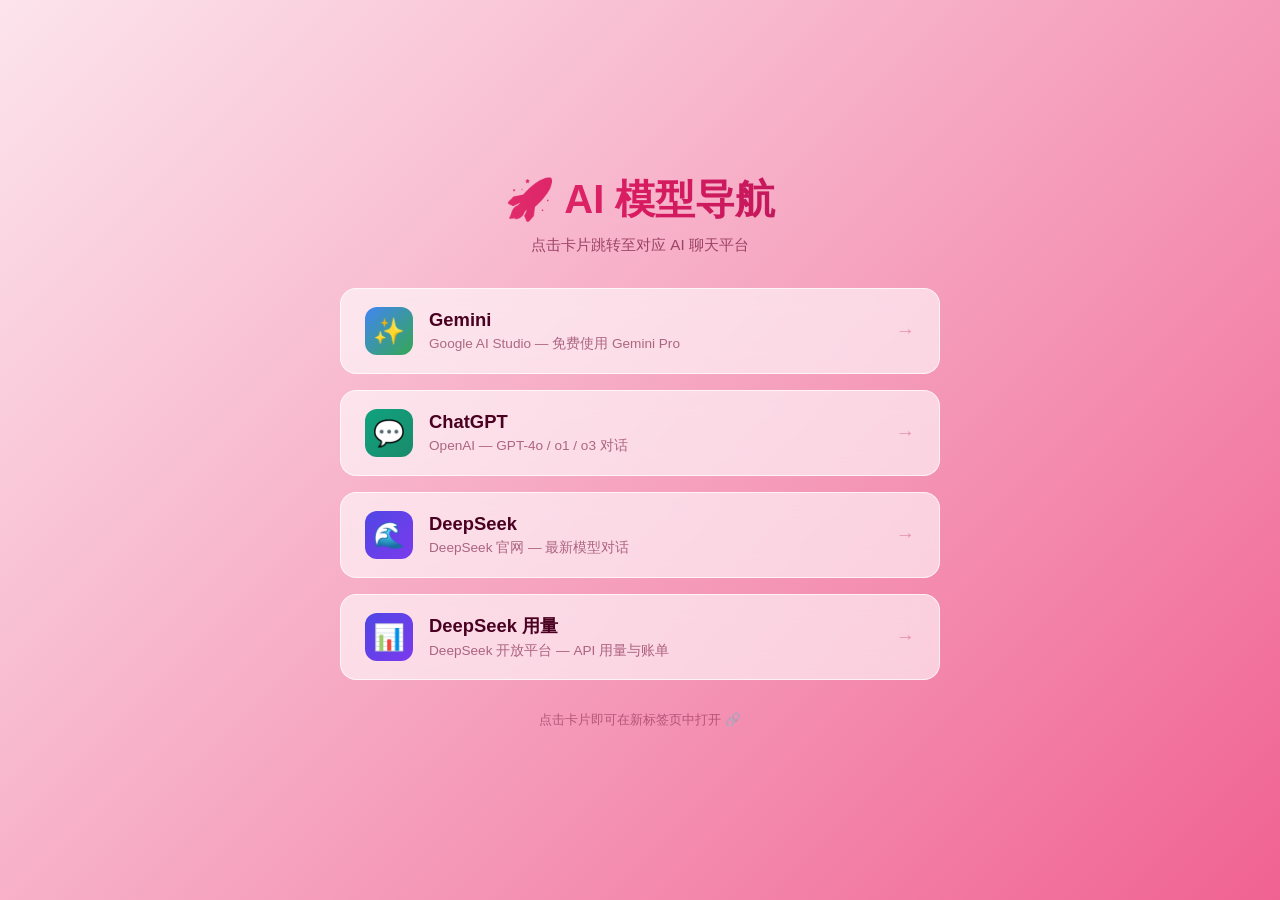
<file: ai-nav/index.html>
<!DOCTYPE html>
<html lang="zh-CN">
<head>
    <meta charset="UTF-8">
    <meta name="viewport" content="width=device-width, initial-scale=1.0">
    <title>AI 模型导航</title>
    <style>
        * {
            margin: 0;
            padding: 0;
            box-sizing: border-box;
        }

        body {
            min-height: 100vh;
            background: linear-gradient(135deg, #fce4ec, #f8bbd0, #f48fb1, #f06292);
            font-family: -apple-system, BlinkMacSystemFont, 'Segoe UI', Roboto, sans-serif;
            display: flex;
            justify-content: center;
            align-items: center;
            padding: 20px;
        }

        .container {
            max-width: 600px;
            width: 100%;
            text-align: center;
        }

        h1 {
            color: #fff;
            font-size: 2.5rem;
            margin-bottom: 0.5rem;
            background: linear-gradient(90deg, #ec407a, #d81b60, #ad1457);
            -webkit-background-clip: text;
            -webkit-text-fill-color: transparent;
            background-clip: text;
        }

        .subtitle {
            color: rgba(120, 20, 60, 0.7);
            margin-bottom: 2rem;
            font-size: 0.95rem;
        }

        .card-list {
            display: flex;
            flex-direction: column;
            gap: 16px;
        }

        .card {
            display: flex;
            align-items: center;
            gap: 16px;
            background: rgba(255, 255, 255, 0.6);
            backdrop-filter: blur(12px);
            border: 1px solid rgba(255, 255, 255, 0.7);
            border-radius: 16px;
            padding: 18px 24px;
            text-decoration: none;
            transition: all 0.3s ease;
            cursor: pointer;
        }

        .card:hover {
            background: rgba(255, 255, 255, 0.85);
            transform: translateY(-3px);
            box-shadow: 0 12px 30px rgba(233, 30, 99, 0.25);
            border-color: rgba(233, 30, 99, 0.3);
        }

        .card:active {
            transform: translateY(0);
        }

        .icon {
            width: 48px;
            height: 48px;
            border-radius: 12px;
            display: flex;
            align-items: center;
            justify-content: center;
            font-size: 1.6rem;
            flex-shrink: 0;
        }

        .icon.gemini { background: linear-gradient(135deg, #4285f4, #34a853); }
        .icon.chatgpt { background: linear-gradient(135deg, #10a37f, #1a8a6b); }
        .icon.deepseek { background: linear-gradient(135deg, #4f46e5, #7c3aed); }

        .info {
            flex: 1;
            text-align: left;
        }

        .info .name {
            color: #4a0020;
            font-size: 1.15rem;
            font-weight: 600;
            margin-bottom: 4px;
        }

        .info .desc {
            color: rgba(120, 20, 60, 0.6);
            font-size: 0.85rem;
        }

        .arrow {
            color: rgba(200, 50, 100, 0.4);
            font-size: 1.2rem;
            transition: all 0.3s ease;
        }

        .card:hover .arrow {
            color: #d81b60;
            transform: translateX(4px);
        }

        .footer {
            margin-top: 2rem;
            color: rgba(120, 20, 60, 0.5);
            font-size: 0.8rem;
        }
    </style>
</head>
<body>
    <div class="container">
        <h1>🚀 AI 模型导航</h1>
        <p class="subtitle">点击卡片跳转至对应 AI 聊天平台</p>

        <div class="card-list">
            <!-- Gemini -->
            <a class="card" href="https://aistudio.google.com/prompts/new_chat" target="_blank" rel="noopener noreferrer">
                <div class="icon gemini">✨</div>
                <div class="info">
                    <div class="name">Gemini</div>
                    <div class="desc">Google AI Studio — 免费使用 Gemini Pro</div>
                </div>
                <span class="arrow">→</span>
            </a>

            <!-- ChatGPT -->
            <a class="card" href="https://leopard-x.memofun.net/" target="_blank" rel="noopener noreferrer">
                <div class="icon chatgpt">💬</div>
                <div class="info">
                    <div class="name">ChatGPT</div>
                    <div class="desc">OpenAI — GPT-4o / o1 / o3 对话</div>
                </div>
                <span class="arrow">→</span>
            </a>

            <!-- DeepSeek 主站 -->
            <a class="card" href="https://www.deepseek.com/" target="_blank" rel="noopener noreferrer">
                <div class="icon deepseek">🌊</div>
                <div class="info">
                    <div class="name">DeepSeek</div>
                    <div class="desc">DeepSeek 官网 — 最新模型对话</div>
                </div>
                <span class="arrow">→</span>
            </a>

            <!-- DeepSeek 用量平台 -->
            <a class="card" href="https://platform.deepseek.com/usage" target="_blank" rel="noopener noreferrer">
                <div class="icon deepseek">📊</div>
                <div class="info">
                    <div class="name">DeepSeek 用量</div>
                    <div class="desc">DeepSeek 开放平台 — API 用量与账单</div>
                </div>
                <span class="arrow">→</span>
            </a>
        </div>

        <p class="footer">点击卡片即可在新标签页中打开 🔗</p>
    </div>
</body>
</html>
</file>
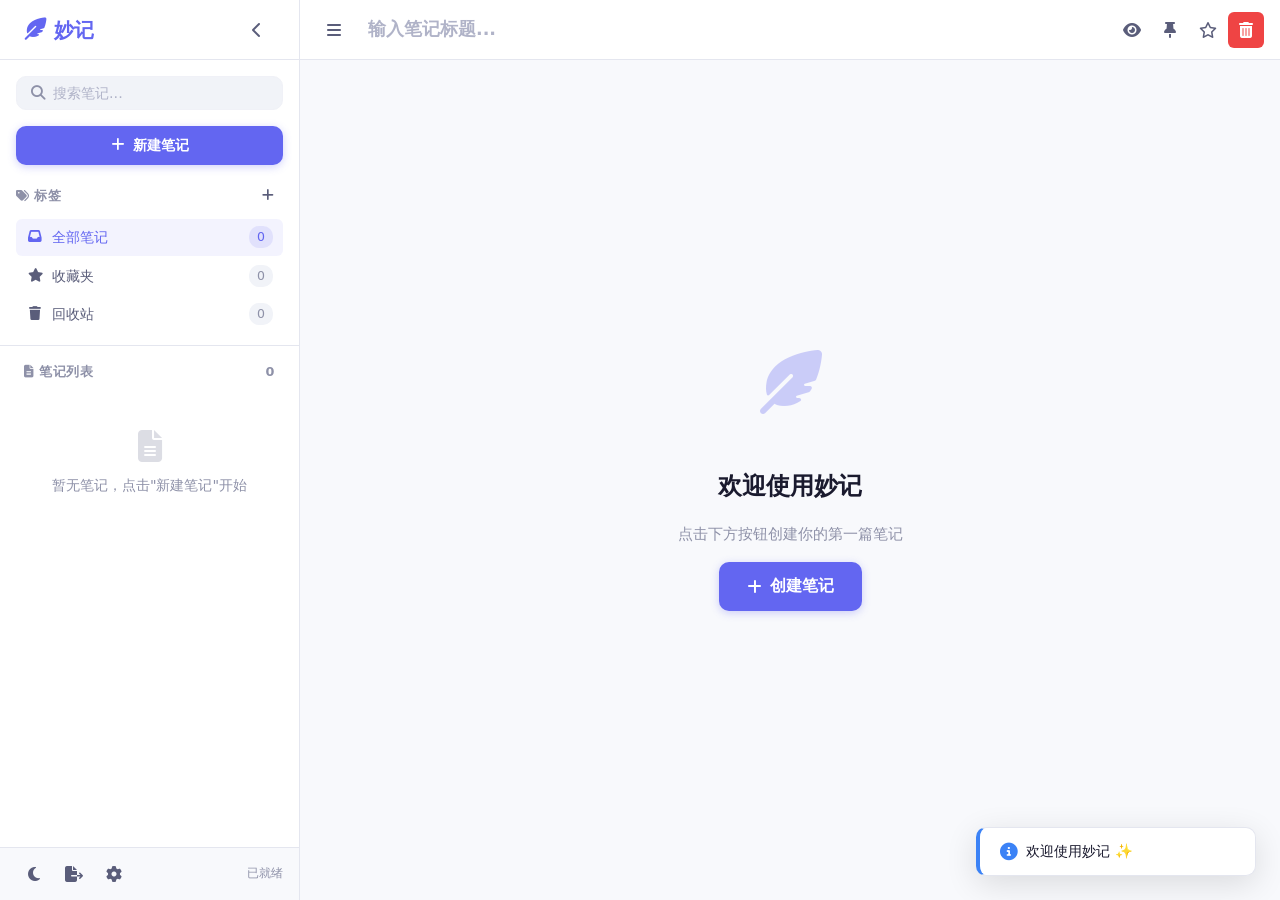
<file: notes-app/index.html>
<!DOCTYPE html>
<html lang="zh-CN">
<head>
    <meta charset="UTF-8">
    <meta name="viewport" content="width=device-width, initial-scale=1.0">
    <title>妙记 - 多功能笔记软件</title>
    <link rel="stylesheet" href="css/style.css">
    <link rel="stylesheet" href="https://cdnjs.cloudflare.com/ajax/libs/font-awesome/6.5.1/css/all.min.css">
</head>
<body>
    <!-- 应用容器 -->
    <div id="app" class="app">
        <!-- 侧边栏 -->
        <aside class="sidebar" id="sidebar">
            <!-- 侧边栏头部 -->
            <div class="sidebar-header">
                <div class="logo">
                    <i class="fas fa-feather-alt"></i>
                    <span>妙记</span>
                </div>
                <button class="btn-icon" id="toggleSidebar" title="收起侧边栏">
                    <i class="fas fa-chevron-left"></i>
                </button>
            </div>

            <!-- 搜索栏 -->
            <div class="search-box">
                <i class="fas fa-search"></i>
                <input type="text" id="searchInput" placeholder="搜索笔记..." autocomplete="off">
            </div>

            <!-- 新建笔记按钮 -->
            <button class="btn-new-note" id="newNoteBtn">
                <i class="fas fa-plus"></i>
                <span>新建笔记</span>
            </button>

            <!-- 标签过滤 -->
            <div class="tags-section">
                <div class="tags-header">
                    <span class="tags-title"><i class="fas fa-tags"></i> 标签</span>
                    <button class="btn-icon btn-sm" id="addTagBtn" title="添加标签">
                        <i class="fas fa-plus"></i>
                    </button>
                </div>
                <div class="tags-list" id="tagsList">
                    <div class="tag-item active" data-tag="all">
                        <i class="fas fa-inbox"></i>
                        <span>全部笔记</span>
                        <span class="tag-count" id="allCount">0</span>
                    </div>
                    <div class="tag-item" data-tag="favorites">
                        <i class="fas fa-star"></i>
                        <span>收藏夹</span>
                        <span class="tag-count" id="favCount">0</span>
                    </div>
                    <div class="tag-item" data-tag="trash">
                        <i class="fas fa-trash"></i>
                        <span>回收站</span>
                        <span class="tag-count" id="trashCount">0</span>
                    </div>
                </div>
                <div class="custom-tags" id="customTags"></div>
            </div>

            <!-- 笔记列表 -->
            <div class="notes-list-header">
                <span><i class="fas fa-file-alt"></i> 笔记列表</span>
                <span class="notes-count" id="notesCount">0</span>
            </div>
            <div class="notes-list" id="notesList"></div>

            <!-- 侧边栏底部 -->
            <div class="sidebar-footer">
                <button class="btn-icon" id="themeToggle" title="切换主题">
                    <i class="fas fa-moon"></i>
                </button>
                <button class="btn-icon" id="exportNoteBtn" title="导出笔记">
                    <i class="fas fa-file-export"></i>
                </button>
                <button class="btn-icon" id="settingsBtn" title="设置">
                    <i class="fas fa-cog"></i>
                </button>
                <span class="footer-stats" id="footerStats">已就绪</span>
            </div>
        </aside>

        <!-- 主内容区 -->
        <main class="main-content" id="mainContent">
            <!-- 工具栏 -->
            <header class="toolbar" id="toolbar">
                <button class="btn-icon" id="menuToggle" title="展开侧边栏">
                    <i class="fas fa-bars"></i>
                </button>
                <div class="note-title-bar">
                    <input type="text" id="noteTitle" placeholder="输入笔记标题..." class="note-title-input">
                    <div class="note-meta" id="noteMeta">
                        <span id="noteDate"></span>
                        <span id="noteWordCount"></span>
                    </div>
                </div>
                <div class="toolbar-actions">
                    <button class="btn-icon" id="previewToggle" title="切换预览模式">
                        <i class="fas fa-eye"></i>
                    </button>
                    <button class="btn-icon" id="pinNoteBtn" title="置顶笔记">
                        <i class="fas fa-thumbtack"></i>
                    </button>
                    <button class="btn-icon" id="favNoteBtn" title="收藏笔记">
                        <i class="far fa-star"></i>
                    </button>
                    <button class="btn-icon btn-danger" id="deleteNoteBtn" title="删除笔记">
                        <i class="fas fa-trash-alt"></i>
                    </button>
                </div>
            </header>

            <!-- 编辑器区域 -->
            <div class="editor-container" id="editorContainer">
                <!-- 空状态 -->
                <div class="empty-state" id="emptyState">
                    <div class="empty-icon">
                        <i class="fas fa-feather-alt"></i>
                    </div>
                    <h2>欢迎使用妙记</h2>
                    <p>点击下方按钮创建你的第一篇笔记</p>
                    <button class="btn-new-note btn-lg" id="emptyNewNoteBtn">
                        <i class="fas fa-plus"></i> 创建笔记
                    </button>
                </div>

                <!-- 编辑器 (实际编辑区) -->
                <div class="editor-area" id="editorArea" style="display:none;">
                    <div class="editor-pane" id="editorPane">
                        <div class="pane-header">
                            <i class="fas fa-pen"></i> 编辑
                            <div class="pane-actions">
                                <button class="btn-icon btn-sm" id="boldBtn" title="加粗"><i class="fas fa-bold"></i></button>
                                <button class="btn-icon btn-sm" id="italicBtn" title="斜体"><i class="fas fa-italic"></i></button>
                                <button class="btn-icon btn-sm" id="headingBtn" title="标题"><i class="fas fa-heading"></i></button>
                                <button class="btn-icon btn-sm" id="listBtn" title="列表"><i class="fas fa-list"></i></button>
                                <button class="btn-icon btn-sm" id="codeBtn" title="代码块"><i class="fas fa-code"></i></button>
                                <button class="btn-icon btn-sm" id="imageBtn" title="图片"><i class="fas fa-image"></i></button>
                            </div>
                        </div>
                        <textarea id="noteEditor" placeholder="开始写点什么..." spellcheck="true"></textarea>
                    </div>
                    <div class="preview-pane" id="previewPane">
                        <div class="pane-header">
                            <i class="fas fa-eye"></i> 预览
                        </div>
                        <div class="preview-content" id="previewContent"></div>
                    </div>
                </div>
            </div>
        </main>

        <!-- 添加标签模态框 -->
        <div class="modal-overlay" id="tagModal">
            <div class="modal">
                <div class="modal-header">
                    <h3><i class="fas fa-tag"></i> 新建标签</h3>
                    <button class="btn-icon modal-close" id="tagModalClose"><i class="fas fa-times"></i></button>
                </div>
                <div class="modal-body">
                    <input type="text" id="tagNameInput" placeholder="输入标签名称..." class="modal-input">
                    <div class="tag-colors" id="tagColors">
                        <div class="color-option active" data-color="#6366f1" style="background:#6366f1"></div>
                        <div class="color-option" data-color="#ef4444" style="background:#ef4444"></div>
                        <div class="color-option" data-color="#f59e0b" style="background:#f59e0b"></div>
                        <div class="color-option" data-color="#10b981" style="background:#10b981"></div>
                        <div class="color-option" data-color="#3b82f6" style="background:#3b82f6"></div>
                        <div class="color-option" data-color="#ec4899" style="background:#ec4899"></div>
                        <div class="color-option" data-color="#8b5cf6" style="background:#8b5cf6"></div>
                        <div class="color-option" data-color="#14b8a6" style="background:#14b8a6"></div>
                    </div>
                </div>
                <div class="modal-footer">
                    <button class="btn btn-secondary" id="tagModalCancel">取消</button>
                    <button class="btn btn-primary" id="tagModalConfirm">创建</button>
                </div>
            </div>
        </div>

        <!-- 设置模态框 -->
        <div class="modal-overlay" id="settingsModal">
            <div class="modal">
                <div class="modal-header">
                    <h3><i class="fas fa-cog"></i> 设置</h3>
                    <button class="btn-icon modal-close" id="settingsModalClose"><i class="fas fa-times"></i></button>
                </div>
                <div class="modal-body settings-body">
                    <div class="setting-item">
                        <label>默认编辑器模式</label>
                        <select id="settingEditorMode">
                            <option value="split">分屏模式</option>
                            <option value="edit">仅编辑</option>
                            <option value="preview">仅预览</option>
                        </select>
                    </div>
                    <div class="setting-item">
                        <label>自动保存间隔</label>
                        <select id="settingAutoSave">
                            <option value="1000">1秒</option>
                            <option value="3000" selected>3秒</option>
                            <option value="5000">5秒</option>
                            <option value="0">关闭</option>
                        </select>
                    </div>
                    <div class="setting-item">
                        <label>字体大小</label>
                        <select id="settingFontSize">
                            <option value="14px">小</option>
                            <option value="16px" selected>中</option>
                            <option value="18px">大</option>
                            <option value="20px">超大</option>
                        </select>
                    </div>
                    <div class="setting-item">
                        <label>默认排序</label>
                        <select id="settingSort">
                            <option value="updated">按更新时间</option>
                            <option value="created">按创建时间</option>
                            <option value="title">按标题</option>
                        </select>
                    </div>
                    <div class="setting-item">
                        <label>笔记列表视图</label>
                        <select id="settingViewMode">
                            <option value="list">列表视图</option>
                            <option value="compact">紧凑视图</option>
                        </select>
                    </div>
                </div>
                <div class="modal-footer">
                    <button class="btn btn-secondary" id="settingsCancel">取消</button>
                    <button class="btn btn-primary" id="settingsSave">保存设置</button>
                </div>
            </div>
        </div>

        <!-- 确认对话框 -->
        <div class="modal-overlay" id="confirmModal">
            <div class="modal modal-sm">
                <div class="modal-header">
                    <h3><i class="fas fa-exclamation-triangle"></i> <span id="confirmTitle">确认</span></h3>
                    <button class="btn-icon modal-close" id="confirmModalClose"><i class="fas fa-times"></i></button>
                </div>
                <div class="modal-body">
                    <p id="confirmMessage">确定要执行此操作吗？</p>
                </div>
                <div class="modal-footer">
                    <button class="btn btn-secondary" id="confirmCancel">取消</button>
                    <button class="btn btn-danger" id="confirmOk">确定</button>
                </div>
            </div>
        </div>
    </div>

    <!-- Toast 通知 -->
    <div class="toast-container" id="toastContainer"></div>

    <script src="js/app.js"></script>
</body>
</html>
</file>
<file: notes-app/css/style.css>
/* ============================================
   妙记 - 多功能笔记软件
   现代化设计语言 - 完整样式表
   ============================================ */

/* === CSS Variables / 主题系统 === */
:root {
    /* 主色调 - 靛蓝紫 */
    --primary: #6366f1;
    --primary-hover: #5254e0;
    --primary-light: rgba(99, 102, 241, 0.12);
    --primary-bg: rgba(99, 102, 241, 0.08);

    /* 语义色 */
    --danger: #ef4444;
    --danger-hover: #dc2626;
    --warning: #f59e0b;
    --success: #10b981;
    --info: #3b82f6;

    /* 中性色 - 亮色主题 */
    --bg-primary: #ffffff;
    --bg-secondary: #f8f9fc;
    --bg-tertiary: #f1f3f8;
    --bg-hover: #eef0f6;
    --bg-active: #e8eaf6;

    --text-primary: #1a1a2e;
    --text-secondary: #5a5d7a;
    --text-tertiary: #8e91a8;
    --text-placeholder: #b0b3c8;

    --border-color: #e4e6ef;
    --border-light: #f0f1f7;
    --shadow-sm: 0 1px 3px rgba(0, 0, 0, 0.06);
    --shadow-md: 0 4px 16px rgba(0, 0, 0, 0.08);
    --shadow-lg: 0 8px 32px rgba(0, 0, 0, 0.12);
    --shadow-xl: 0 16px 48px rgba(0, 0, 0, 0.16);

    /* 圆角 */
    --radius-sm: 6px;
    --radius-md: 10px;
    --radius-lg: 16px;
    --radius-xl: 24px;

    /* 间距 */
    --space-xs: 4px;
    --space-sm: 8px;
    --space-md: 16px;
    --space-lg: 24px;
    --space-xl: 32px;
    --space-2xl: 48px;

    /* 尺寸 */
    --sidebar-width: 300px;
    --sidebar-collapsed: 0px;
    --toolbar-height: 60px;
    --editor-min-width: 400px;

    /* 动画 */
    --transition-fast: 0.15s cubic-bezier(0.4, 0, 0.2, 1);
    --transition-normal: 0.25s cubic-bezier(0.4, 0, 0.2, 1);
    --transition-slow: 0.4s cubic-bezier(0.4, 0, 0.2, 1);

    /* 字体 */
    --font-sans: 'Segoe UI', 'PingFang SC', 'Microsoft YaHei', system-ui, -apple-system, sans-serif;
    --font-mono: 'Cascadia Code', 'JetBrains Mono', 'Fira Code', 'Consolas', monospace;
}

/* === 暗色主题 === */
[data-theme="dark"] {
    --bg-primary: #0f0f1a;
    --bg-secondary: #161625;
    --bg-tertiary: #1c1c30;
    --bg-hover: #232340;
    --bg-active: #2a2a4a;

    --text-primary: #e8e8f0;
    --text-secondary: #a8a8c8;
    --text-tertiary: #6e6e8a;
    --text-placeholder: #4a4a6a;

    --border-color: #2a2a45;
    --border-light: #1e1e35;
    --shadow-sm: 0 1px 3px rgba(0, 0, 0, 0.3);
    --shadow-md: 0 4px 16px rgba(0, 0, 0, 0.4);
    --shadow-lg: 0 8px 32px rgba(0, 0, 0, 0.5);
    --shadow-xl: 0 16px 48px rgba(0, 0, 0, 0.6);

    --primary-light: rgba(99, 102, 241, 0.2);
    --primary-bg: rgba(99, 102, 241, 0.1);
}

/* === Reset & Base === */
*, *::before, *::after {
    margin: 0;
    padding: 0;
    box-sizing: border-box;
}

html {
    font-size: 16px;
    -webkit-font-smoothing: antialiased;
    -moz-osx-font-smoothing: grayscale;
}

body {
    font-family: var(--font-sans);
    background: var(--bg-secondary);
    color: var(--text-primary);
    line-height: 1.6;
    overflow: hidden;
    height: 100vh;
}

input, textarea, select, button {
    font-family: inherit;
    font-size: inherit;
}

button {
    cursor: pointer;
    border: none;
    background: none;
    color: inherit;
}

a {
    color: var(--primary);
    text-decoration: none;
}

::-webkit-scrollbar {
    width: 6px;
    height: 6px;
}

::-webkit-scrollbar-track {
    background: transparent;
}

::-webkit-scrollbar-thumb {
    background: var(--text-placeholder);
    border-radius: 3px;
}

::-webkit-scrollbar-thumb:hover {
    background: var(--text-tertiary);
}

/* === App Layout === */
.app {
    display: flex;
    height: 100vh;
    overflow: hidden;
}

/* === Sidebar === */
.sidebar {
    width: var(--sidebar-width);
    min-width: var(--sidebar-width);
    background: var(--bg-primary);
    border-right: 1px solid var(--border-color);
    display: flex;
    flex-direction: column;
    transition: margin-left var(--transition-normal), width var(--transition-normal), min-width var(--transition-normal);
    z-index: 100;
    position: relative;
}

.sidebar.collapsed {
    margin-left: calc(-1 * var(--sidebar-width));
}

.sidebar-header {
    display: flex;
    align-items: center;
    justify-content: space-between;
    padding: var(--space-md) var(--space-lg);
    height: var(--toolbar-height);
    border-bottom: 1px solid var(--border-color);
}

.logo {
    display: flex;
    align-items: center;
    gap: var(--space-sm);
    font-size: 1.25rem;
    font-weight: 700;
    color: var(--primary);
}

.logo i {
    font-size: 1.4rem;
}

/* === Search Box === */
.search-box {
    display: flex;
    align-items: center;
    gap: var(--space-sm);
    margin: var(--space-md);
    padding: 8px 14px;
    background: var(--bg-tertiary);
    border-radius: var(--radius-md);
    border: 1px solid var(--border-light);
    transition: border-color var(--transition-fast), box-shadow var(--transition-fast);
}

.search-box:focus-within {
    border-color: var(--primary);
    box-shadow: 0 0 0 3px var(--primary-light);
}

.search-box i {
    color: var(--text-tertiary);
    font-size: 0.9rem;
}

.search-box input {
    flex: 1;
    border: none;
    background: transparent;
    outline: none;
    color: var(--text-primary);
    font-size: 0.9rem;
}

.search-box input::placeholder {
    color: var(--text-placeholder);
}

/* === Buttons === */
.btn-new-note {
    display: flex;
    align-items: center;
    justify-content: center;
    gap: var(--space-sm);
    margin: 0 var(--space-md) var(--space-md);
    padding: 10px 20px;
    background: var(--primary);
    color: #fff;
    border-radius: var(--radius-md);
    font-weight: 600;
    font-size: 0.9rem;
    transition: background var(--transition-fast), transform var(--transition-fast), box-shadow var(--transition-fast);
    box-shadow: 0 2px 8px rgba(99, 102, 241, 0.3);
}

.btn-new-note:hover {
    background: var(--primary-hover);
    transform: translateY(-1px);
    box-shadow: 0 4px 16px rgba(99, 102, 241, 0.4);
}

.btn-new-note:active {
    transform: translateY(0);
}

.btn-icon {
    display: flex;
    align-items: center;
    justify-content: center;
    width: 36px;
    height: 36px;
    border-radius: var(--radius-sm);
    color: var(--text-secondary);
    transition: background var(--transition-fast), color var(--transition-fast);
}

.btn-icon:hover {
    background: var(--bg-hover);
    color: var(--text-primary);
}

.btn-icon.active {
    color: var(--primary);
    background: var(--primary-bg);
}

.btn-sm {
    width: 30px;
    height: 30px;
    font-size: 0.85rem;
}

.btn-lg {
    padding: 14px 28px;
    font-size: 1rem;
}

.btn-danger:hover {
    color: var(--danger);
    background: rgba(239, 68, 68, 0.1);
}

/* === Tags Section === */
.tags-section {
    padding: 0 var(--space-md);
    margin-bottom: var(--space-sm);
}

.tags-header {
    display: flex;
    align-items: center;
    justify-content: space-between;
    margin-bottom: var(--space-sm);
}

.tags-title {
    font-size: 0.8rem;
    font-weight: 600;
    color: var(--text-tertiary);
    text-transform: uppercase;
    letter-spacing: 0.5px;
}

.tag-item {
    display: flex;
    align-items: center;
    gap: var(--space-sm);
    padding: 7px 10px;
    border-radius: var(--radius-sm);
    cursor: pointer;
    transition: background var(--transition-fast);
    font-size: 0.88rem;
    color: var(--text-secondary);
    margin-bottom: 2px;
}

.tag-item:hover {
    background: var(--bg-hover);
    color: var(--text-primary);
}

.tag-item.active {
    background: var(--primary-bg);
    color: var(--primary);
    font-weight: 500;
}

.tag-item i {
    width: 18px;
    text-align: center;
    font-size: 0.85rem;
}

.tag-count {
    margin-left: auto;
    font-size: 0.78rem;
    color: var(--text-tertiary);
    background: var(--bg-tertiary);
    padding: 1px 8px;
    border-radius: 10px;
    min-width: 24px;
    text-align: center;
}

.tag-item.active .tag-count {
    background: var(--primary-light);
    color: var(--primary);
}

.custom-tags {
    margin-top: var(--space-xs);
}

.custom-tag {
    display: flex;
    align-items: center;
    gap: var(--space-sm);
    padding: 6px 10px;
    border-radius: var(--radius-sm);
    cursor: pointer;
    font-size: 0.85rem;
    color: var(--text-secondary);
    transition: background var(--transition-fast);
    margin-bottom: 2px;
}

.custom-tag:hover {
    background: var(--bg-hover);
}

.custom-tag .tag-dot {
    width: 10px;
    height: 10px;
    border-radius: 50%;
    flex-shrink: 0;
}

.custom-tag .tag-name {
    flex: 1;
    overflow: hidden;
    text-overflow: ellipsis;
    white-space: nowrap;
}

.custom-tag .tag-remove {
    opacity: 0;
    width: 20px;
    height: 20px;
    display: flex;
    align-items: center;
    justify-content: center;
    border-radius: 4px;
    font-size: 0.7rem;
    color: var(--text-tertiary);
    transition: opacity var(--transition-fast), background var(--transition-fast), color var(--transition-fast);
}

.custom-tag:hover .tag-remove {
    opacity: 1;
}

.custom-tag .tag-remove:hover {
    background: rgba(239, 68, 68, 0.1);
    color: var(--danger);
}

/* === Notes List === */
.notes-list-header {
    display: flex;
    align-items: center;
    justify-content: space-between;
    padding: var(--space-sm) var(--space-lg);
    font-size: 0.8rem;
    font-weight: 600;
    color: var(--text-tertiary);
    text-transform: uppercase;
    letter-spacing: 0.5px;
    border-top: 1px solid var(--border-color);
    padding-top: var(--space-md);
}

.notes-list {
    flex: 1;
    overflow-y: auto;
    padding: 0 var(--space-sm) var(--space-sm);
}

.note-item {
    display: flex;
    flex-direction: column;
    padding: 12px 14px;
    border-radius: var(--radius-md);
    cursor: pointer;
    transition: background var(--transition-fast), transform var(--transition-fast);
    border: 1px solid transparent;
    margin-bottom: 4px;
    position: relative;
}

.note-item:hover {
    background: var(--bg-hover);
}

.note-item.active {
    background: var(--primary-bg);
    border-color: var(--primary-light);
}

.note-item-title {
    font-weight: 600;
    font-size: 0.9rem;
    color: var(--text-primary);
    margin-bottom: 4px;
    overflow: hidden;
    text-overflow: ellipsis;
    white-space: nowrap;
    display: flex;
    align-items: center;
    gap: 6px;
}

.note-item-title .pinned-icon {
    font-size: 0.7rem;
    color: var(--warning);
}

.note-item-preview {
    font-size: 0.8rem;
    color: var(--text-tertiary);
    overflow: hidden;
    text-overflow: ellipsis;
    white-space: nowrap;
    margin-bottom: 6px;
}

.note-item-meta {
    display: flex;
    align-items: center;
    gap: var(--space-sm);
    font-size: 0.72rem;
    color: var(--text-placeholder);
}

.note-item-meta .note-tag {
    display: inline-block;
    padding: 1px 6px;
    border-radius: 4px;
    font-size: 0.68rem;
    color: #fff;
}

.note-item-meta .fav-icon {
    color: var(--warning);
}

/* === Sidebar Footer === */
.sidebar-footer {
    display: flex;
    align-items: center;
    gap: var(--space-xs);
    padding: var(--space-sm) var(--space-md);
    border-top: 1px solid var(--border-color);
    background: var(--bg-secondary);
}

.footer-stats {
    margin-left: auto;
    font-size: 0.75rem;
    color: var(--text-tertiary);
}

/* === Main Content === */
.main-content {
    flex: 1;
    display: flex;
    flex-direction: column;
    min-width: 0;
    background: var(--bg-secondary);
}

/* === Toolbar === */
.toolbar {
    display: flex;
    align-items: center;
    gap: var(--space-sm);
    padding: 0 var(--space-md);
    height: var(--toolbar-height);
    background: var(--bg-primary);
    border-bottom: 1px solid var(--border-color);
    z-index: 10;
}

.note-title-bar {
    flex: 1;
    display: flex;
    flex-direction: column;
    min-width: 0;
    padding: 0 var(--space-sm);
}

.note-title-input {
    border: none;
    background: transparent;
    outline: none;
    font-size: 1.1rem;
    font-weight: 600;
    color: var(--text-primary);
    padding: 2px 0;
}

.note-title-input::placeholder {
    color: var(--text-placeholder);
}

.note-meta {
    display: flex;
    gap: var(--space-md);
    font-size: 0.75rem;
    color: var(--text-tertiary);
    margin-top: 2px;
}

.toolbar-actions {
    display: flex;
    align-items: center;
    gap: 2px;
}

/* === Editor Container === */
.editor-container {
    flex: 1;
    display: flex;
    position: relative;
    overflow: hidden;
}

/* === Empty State === */
.empty-state {
    flex: 1;
    display: flex;
    flex-direction: column;
    align-items: center;
    justify-content: center;
    gap: var(--space-md);
    color: var(--text-tertiary);
    padding: var(--space-xl);
    text-align: center;
}

.empty-icon {
    font-size: 4rem;
    color: var(--primary);
    opacity: 0.3;
    animation: float 3s ease-in-out infinite;
}

@keyframes float {
    0%, 100% { transform: translateY(0); }
    50% { transform: translateY(-10px); }
}

.empty-state h2 {
    font-size: 1.5rem;
    color: var(--text-primary);
    margin-top: var(--space-md);
}

.empty-state p {
    font-size: 0.95rem;
    color: var(--text-tertiary);
    max-width: 300px;
}

/* === Editor Area === */
.editor-area {
    flex: 1;
    display: flex;
    overflow: hidden;
}

.editor-pane {
    flex: 1;
    display: flex;
    flex-direction: column;
    border-right: 1px solid var(--border-color);
    min-width: var(--editor-min-width);
}

.preview-pane {
    flex: 1;
    display: flex;
    flex-direction: column;
    overflow-y: auto;
    min-width: var(--editor-min-width);
}

.pane-header {
    display: flex;
    align-items: center;
    gap: var(--space-sm);
    padding: 8px var(--space-md);
    font-size: 0.78rem;
    font-weight: 600;
    color: var(--text-tertiary);
    background: var(--bg-primary);
    border-bottom: 1px solid var(--border-light);
    text-transform: uppercase;
    letter-spacing: 0.5px;
}

.pane-actions {
    margin-left: auto;
    display: flex;
    gap: 2px;
}

#noteEditor {
    flex: 1;
    border: none;
    outline: none;
    padding: var(--space-lg);
    font-family: var(--font-mono);
    font-size: 15px;
    line-height: 1.8;
    resize: none;
    background: var(--bg-primary);
    color: var(--text-primary);
    tab-size: 4;
}

#noteEditor::placeholder {
    color: var(--text-placeholder);
}

/* === Preview === */
.preview-content {
    padding: var(--space-lg);
    font-size: 0.95rem;
    line-height: 1.8;
    color: var(--text-primary);
    word-wrap: break-word;
    overflow-wrap: break-word;
}

.preview-content h1 { font-size: 2rem; font-weight: 700; margin: 1.5rem 0 1rem; padding-bottom: 0.5rem; border-bottom: 1px solid var(--border-color); }
.preview-content h2 { font-size: 1.6rem; font-weight: 600; margin: 1.3rem 0 0.8rem; padding-bottom: 0.3rem; border-bottom: 1px solid var(--border-light); }
.preview-content h3 { font-size: 1.35rem; font-weight: 600; margin: 1.1rem 0 0.6rem; }
.preview-content h4 { font-size: 1.15rem; font-weight: 600; margin: 0.9rem 0 0.5rem; }
.preview-content p { margin-bottom: 1rem; }
.preview-content ul, .preview-content ol { padding-left: 1.5rem; margin-bottom: 1rem; }
.preview-content li { margin-bottom: 0.3rem; }
.preview-content blockquote {
    border-left: 4px solid var(--primary);
    padding: 0.8rem 1.2rem;
    margin: 1rem 0;
    background: var(--bg-tertiary);
    border-radius: 0 var(--radius-sm) var(--radius-sm) 0;
    color: var(--text-secondary);
}
.preview-content code {
    font-family: var(--font-mono);
    background: var(--bg-tertiary);
    padding: 2px 8px;
    border-radius: 4px;
    font-size: 0.85em;
}
.preview-content pre {
    background: var(--bg-tertiary);
    padding: var(--space-md) var(--space-lg);
    border-radius: var(--radius-md);
    overflow-x: auto;
    margin: 1rem 0;
    border: 1px solid var(--border-light);
}
.preview-content pre code {
    background: none;
    padding: 0;
    font-size: 0.85rem;
}
.preview-content img {
    max-width: 100%;
    border-radius: var(--radius-md);
    margin: 1rem 0;
}
.preview-content table {
    width: 100%;
    border-collapse: collapse;
    margin: 1rem 0;
}
.preview-content th, .preview-content td {
    padding: 10px 14px;
    border: 1px solid var(--border-color);
    text-align: left;
}
.preview-content th {
    background: var(--bg-tertiary);
    font-weight: 600;
}
.preview-content hr {
    border: none;
    border-top: 1px solid var(--border-color);
    margin: 1.5rem 0;
}
.preview-content a:hover {
    text-decoration: underline;
}

/* === Preview only mode === */
.editor-area.preview-only .editor-pane {
    display: none;
}
.editor-area.preview-only .preview-pane {
    border-right: none;
}

.editor-area.edit-only .preview-pane {
    display: none;
}
.editor-area.edit-only .editor-pane {
    border-right: none;
}

/* === Modal === */
.modal-overlay {
    position: fixed;
    inset: 0;
    background: rgba(0, 0, 0, 0.5);
    backdrop-filter: blur(4px);
    display: none;
    align-items: center;
    justify-content: center;
    z-index: 1000;
    padding: var(--space-md);
    animation: fadeIn var(--transition-fast);
}

.modal-overlay.show {
    display: flex;
}

@keyframes fadeIn {
    from { opacity: 0; }
    to { opacity: 1; }
}

@keyframes slideUp {
    from { transform: translateY(20px) scale(0.97); opacity: 0; }
    to { transform: translateY(0) scale(1); opacity: 1; }
}

.modal {
    background: var(--bg-primary);
    border-radius: var(--radius-lg);
    box-shadow: var(--shadow-xl);
    width: 100%;
    max-width: 460px;
    animation: slideUp var(--transition-normal);
}

.modal-sm {
    max-width: 380px;
}

.modal-header {
    display: flex;
    align-items: center;
    justify-content: space-between;
    padding: var(--space-lg) var(--space-lg) 0;
}

.modal-header h3 {
    font-size: 1.1rem;
    font-weight: 600;
    display: flex;
    align-items: center;
    gap: var(--space-sm);
}

.modal-close {
    width: 32px;
    height: 32px;
}

.modal-body {
    padding: var(--space-lg);
}

.modal-input {
    width: 100%;
    padding: 12px 16px;
    border: 1px solid var(--border-color);
    border-radius: var(--radius-md);
    background: var(--bg-secondary);
    color: var(--text-primary);
    font-size: 0.95rem;
    outline: none;
    transition: border-color var(--transition-fast), box-shadow var(--transition-fast);
}

.modal-input:focus {
    border-color: var(--primary);
    box-shadow: 0 0 0 3px var(--primary-light);
}

.tag-colors {
    display: flex;
    gap: var(--space-sm);
    margin-top: var(--space-md);
    flex-wrap: wrap;
}

.color-option {
    width: 32px;
    height: 32px;
    border-radius: 50%;
    cursor: pointer;
    border: 3px solid transparent;
    transition: transform var(--transition-fast), border-color var(--transition-fast);
}

.color-option:hover {
    transform: scale(1.15);
}

.color-option.active {
    border-color: var(--text-primary);
    transform: scale(1.1);
}

.modal-footer {
    display: flex;
    justify-content: flex-end;
    gap: var(--space-sm);
    padding: 0 var(--space-lg) var(--space-lg);
}

/* === Buttons (Generic) === */
.btn {
    display: inline-flex;
    align-items: center;
    gap: var(--space-sm);
    padding: 10px 20px;
    border-radius: var(--radius-md);
    font-weight: 600;
    font-size: 0.9rem;
    transition: background var(--transition-fast), transform var(--transition-fast), box-shadow var(--transition-fast);
}

.btn:active {
    transform: scale(0.97);
}

.btn-primary {
    background: var(--primary);
    color: #fff;
}

.btn-primary:hover {
    background: var(--primary-hover);
    box-shadow: 0 2px 8px rgba(99, 102, 241, 0.3);
}

.btn-secondary {
    background: var(--bg-tertiary);
    color: var(--text-secondary);
}

.btn-secondary:hover {
    background: var(--bg-hover);
    color: var(--text-primary);
}

.btn-danger {
    background: var(--danger);
    color: #fff;
}

.btn-danger:hover {
    background: var(--danger-hover);
}

/* === Settings === */
.settings-body {
    max-height: 60vh;
    overflow-y: auto;
}

.setting-item {
    display: flex;
    align-items: center;
    justify-content: space-between;
    padding: var(--space-md) 0;
    border-bottom: 1px solid var(--border-light);
}

.setting-item:last-child {
    border-bottom: none;
}

.setting-item label {
    font-size: 0.9rem;
    color: var(--text-primary);
    font-weight: 500;
}

.setting-item select {
    padding: 8px 14px;
    border: 1px solid var(--border-color);
    border-radius: var(--radius-sm);
    background: var(--bg-secondary);
    color: var(--text-primary);
    font-size: 0.85rem;
    outline: none;
    cursor: pointer;
}

.setting-item select:focus {
    border-color: var(--primary);
}

/* === Toast === */
.toast-container {
    position: fixed;
    bottom: var(--space-lg);
    right: var(--space-lg);
    display: flex;
    flex-direction: column;
    gap: var(--space-sm);
    z-index: 2000;
}

.toast {
    display: flex;
    align-items: center;
    gap: var(--space-sm);
    padding: 12px 20px;
    background: var(--bg-primary);
    border-radius: var(--radius-md);
    box-shadow: var(--shadow-lg);
    font-size: 0.9rem;
    color: var(--text-primary);
    animation: toastIn 0.3s ease;
    border: 1px solid var(--border-color);
    min-width: 280px;
}

.toast.toast-success { border-left: 4px solid var(--success); }
.toast.toast-error { border-left: 4px solid var(--danger); }
.toast.toast-warning { border-left: 4px solid var(--warning); }
.toast.toast-info { border-left: 4px solid var(--info); }

.toast i {
    font-size: 1.1rem;
}
.toast.toast-success i { color: var(--success); }
.toast.toast-error i { color: var(--danger); }
.toast.toast-warning i { color: var(--warning); }
.toast.toast-info i { color: var(--info); }

@keyframes toastIn {
    from { transform: translateX(100%); opacity: 0; }
    to { transform: translateX(0); opacity: 1; }
}

.toast-remove {
    animation: toastOut 0.3s ease forwards;
}

@keyframes toastOut {
    from { transform: translateX(0); opacity: 1; }
    to { transform: translateX(100%); opacity: 0; }
}

/* === Responsive === */
@media (max-width: 768px) {
    :root {
        --sidebar-width: 280px;
    }

    .sidebar {
        position: absolute;
        height: 100%;
        box-shadow: var(--shadow-lg);
    }

    .sidebar.collapsed {
        margin-left: calc(-1 * var(--sidebar-width));
    }

    .editor-area {
        flex-direction: column;
    }

    .editor-pane, .preview-pane {
        min-width: 0;
    }

    .editor-pane {
        border-right: none;
        border-bottom: 1px solid var(--border-color);
        flex: none;
        height: 50%;
    }

    .preview-pane {
        height: 50%;
    }

    .toolbar-actions .btn-icon {
        width: 32px;
        height: 32px;
    }

    .note-title-input {
        font-size: 1rem;
    }

    .modal {
        max-width: 100%;
        margin: var(--space-sm);
    }
}

/* === Compact note list mode === */
.notes-list.compact .note-item {
    padding: 8px 12px;
}

.notes-list.compact .note-item-preview {
    display: none;
}

.notes-list.compact .note-item-meta {
    display: none;
}

/* === Utility === */
.hidden {
    display: none !important;
}
</file>
